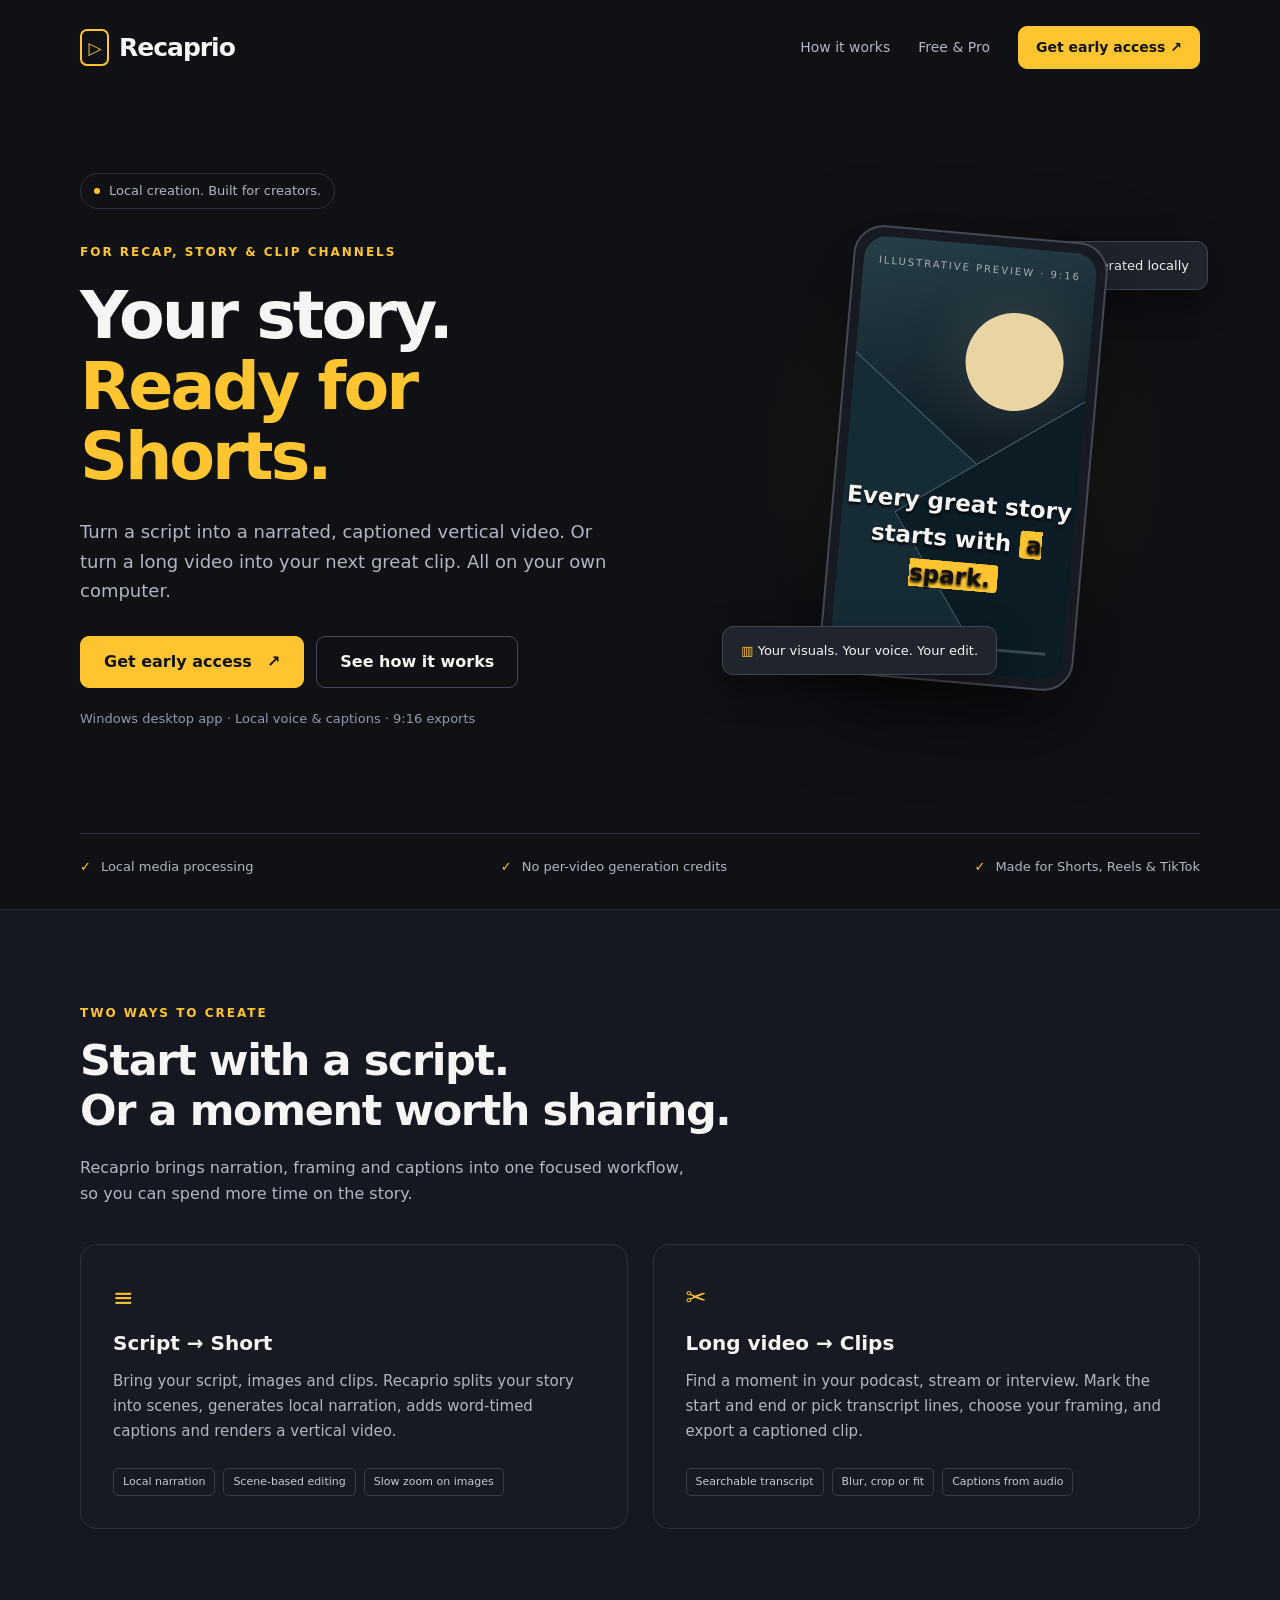
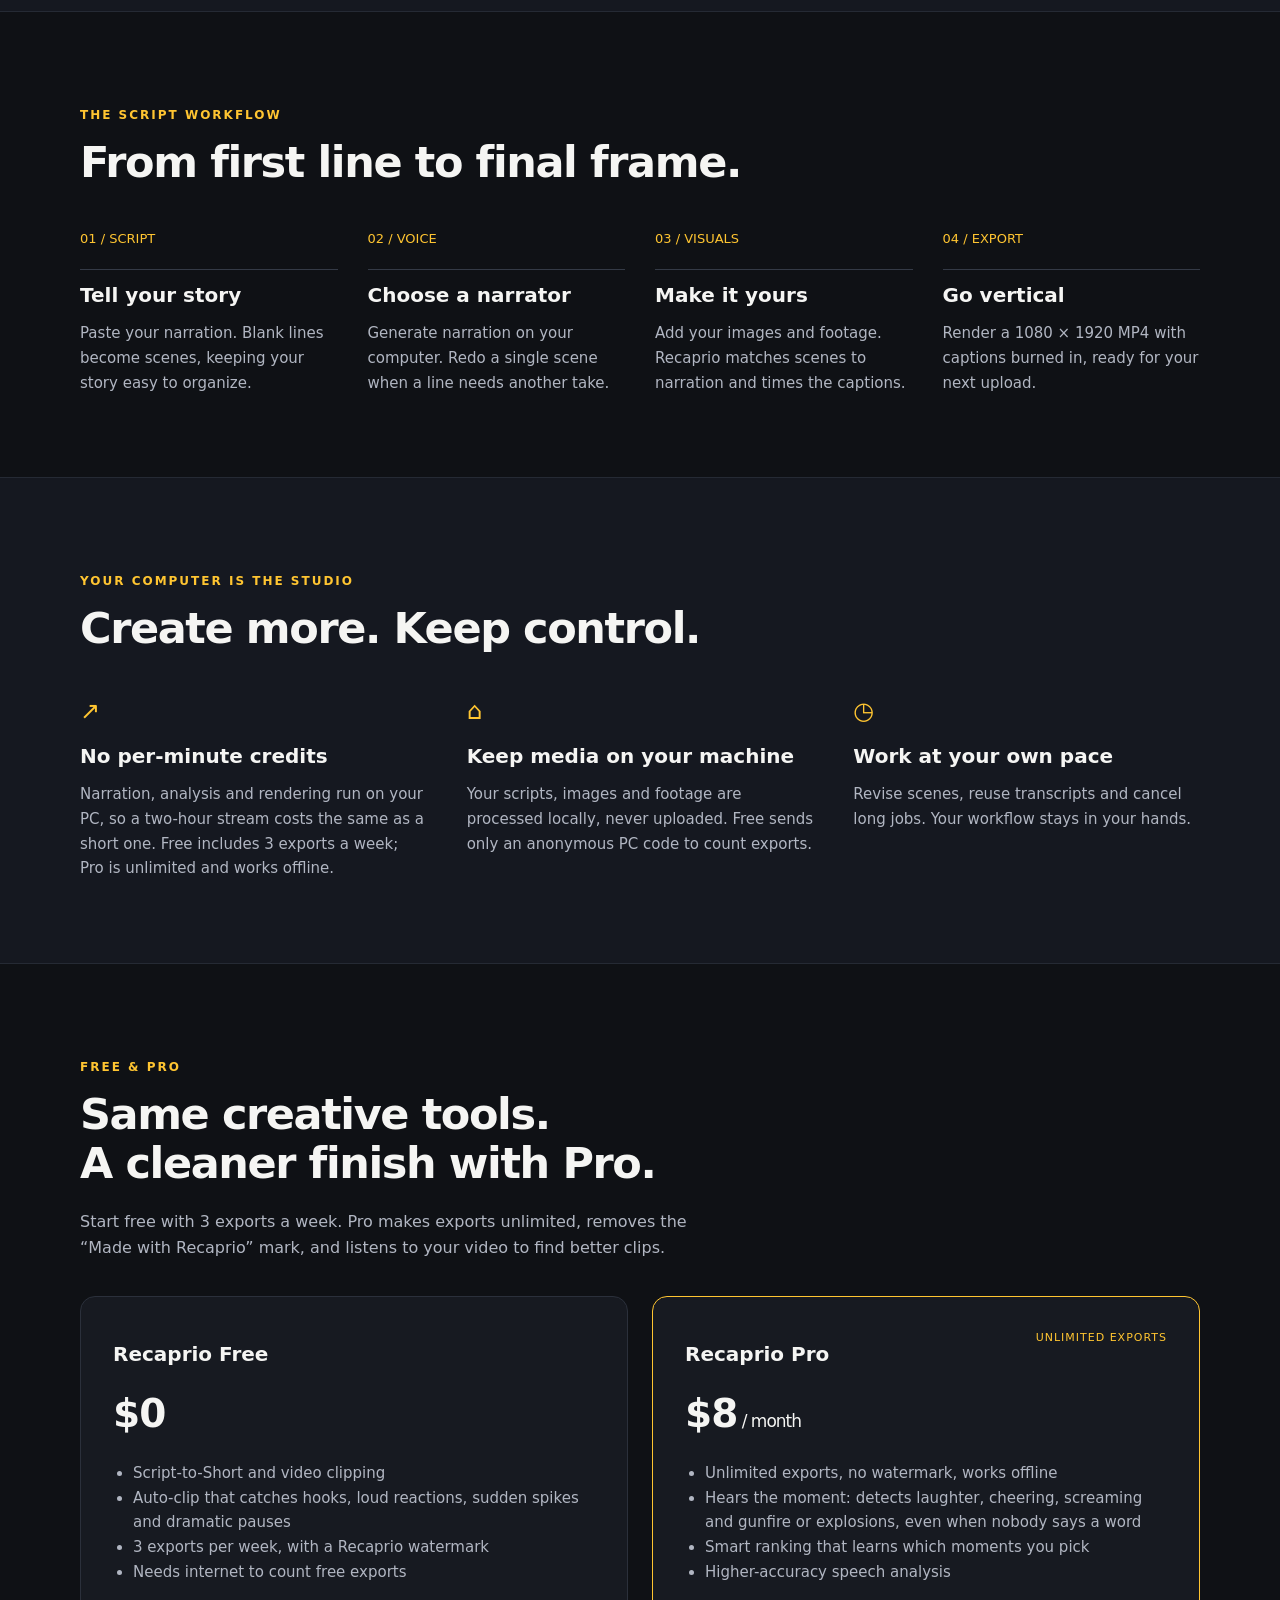
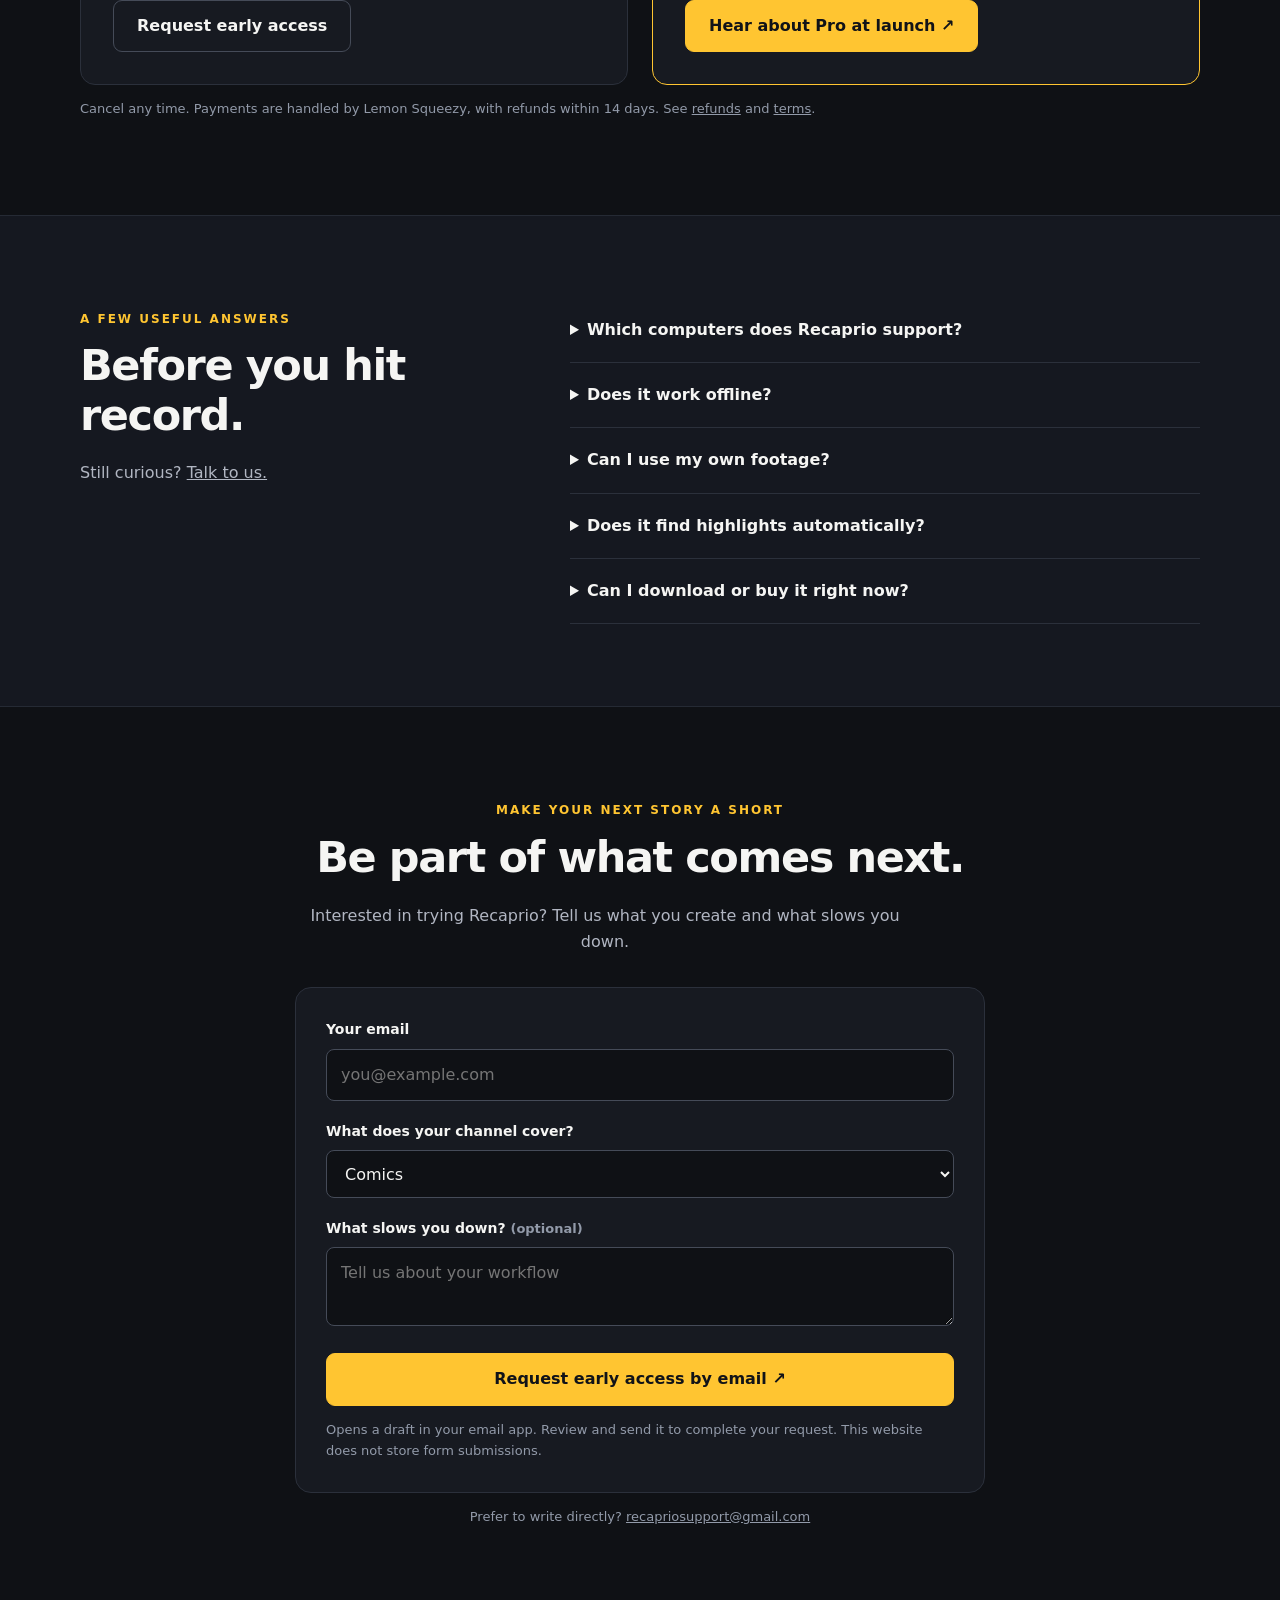
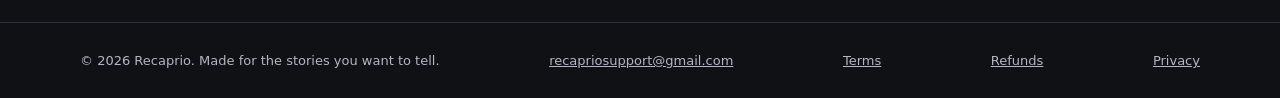
<file: index.html>
<!doctype html>
<html lang="en">
<head>
<meta charset="utf-8"><meta name="viewport" content="width=device-width,initial-scale=1">
<meta name="description" content="Turn scripts and long videos into narrated, captioned vertical Shorts with Recaprio. Local video creation for Windows creators.">
<meta name="theme-color" content="#0f1115"><title>Recaprio — Your story. Ready for Shorts.</title>
<style>
:root{color-scheme:dark;--bg:#0f1115;--panel:#171a21;--line:#2b303b;--text:#f5f5f3;--muted:#b1b6c2;--gold:#ffc531}*{box-sizing:border-box}html{scroll-behavior:smooth;scroll-padding-top:30px}body{margin:0;background:var(--bg);color:var(--text);font:16px/1.65 system-ui,-apple-system,BlinkMacSystemFont,"Segoe UI",sans-serif}a{color:inherit}button,input,select,textarea{font:inherit}a:focus-visible,button:focus-visible,input:focus-visible,select:focus-visible,textarea:focus-visible,summary:focus-visible{outline:3px solid var(--gold);outline-offset:5px}.wrap{width:min(1120px,calc(100% - 48px));margin:auto}header{display:flex;align-items:center;justify-content:space-between;padding:26px 0;gap:24px}.brand{font-size:25px;font-weight:800;letter-spacing:-1px;text-decoration:none;display:flex;align-items:center;gap:10px}.logo{display:inline-grid;place-items:center;width:29px;height:37px;border:2px solid var(--gold);border-radius:7px;color:var(--gold);font-size:17px}nav{display:flex;gap:28px;align-items:center}nav a{font-size:14px;text-decoration:none;color:var(--muted)}.btn{display:inline-flex;align-items:center;justify-content:center;gap:15px;min-height:50px;padding:12px 23px;background:var(--gold);color:#111318;border-radius:9px;font-weight:750;text-decoration:none;border:1px solid var(--gold);cursor:pointer}.btn:hover{background:#ffda77}.btn.secondary{background:transparent;border-color:#454b58;color:var(--text)}.btn.secondary:hover{background:#252a34}.small{min-height:43px;font-size:14px;padding:9px 17px}.hero{display:grid;grid-template-columns:1.2fr 1fr;align-items:center;gap:80px;padding:78px 0 90px}.eyebrow{color:var(--gold);font-size:12px;letter-spacing:2px;font-weight:750;text-transform:uppercase}.status{display:inline-flex;align-items:center;gap:9px;color:var(--muted);font-size:13px;border:1px solid var(--line);border-radius:25px;padding:6px 13px;margin-bottom:22px}.dot{width:6px;height:6px;background:var(--gold);border-radius:50%}h1{font-size:clamp(43px,5.2vw,68px);line-height:1.06;letter-spacing:-3px;margin:18px 0 25px;font-weight:800}h1 span{color:var(--gold)}.lead{font-size:18px;color:var(--muted);max-width:530px}.actions{display:flex;flex-wrap:wrap;gap:12px;margin:30px 0 20px}.note{font-size:13px;color:#929aa9}.stage{position:relative;min-height:510px;display:grid;place-items:center;background:radial-gradient(ellipse,#53431d55,transparent 65%)}.phone{width:255px;height:450px;border:2px solid #444852;border-radius:30px;background:#171a21;padding:9px;box-shadow:0 28px 80px #0008;transform:rotate(5deg)}.screen{height:100%;border-radius:22px;overflow:hidden;position:relative;background:linear-gradient(165deg,#273f48 0%,#101d27 47%,#342e23 100%)}.moon{position:absolute;width:98px;height:98px;border-radius:50%;background:#e9d5a3;right:25px;top:65px;box-shadow:0 0 65px #e9d5a326}.ridge{position:absolute;width:350px;height:250px;background:#162c35;transform:rotate(38deg);left:-150px;top:170px;border:1px solid #49606a}.ridge.back{left:80px;top:220px;background:#0b1c25;transform:rotate(55deg)}.demo-label{position:absolute;top:16px;left:15px;font-size:10px;letter-spacing:2px;color:#fff9}.captions{position:absolute;bottom:77px;width:100%;text-align:center;font-size:23px;font-weight:900;line-height:1.6;text-shadow:0 2px 3px #000}.captions mark{background:var(--gold);padding:1px 7px;border-radius:4px;color:#111}.progress{position:absolute;bottom:24px;left:18px;right:18px;height:3px;background:#fff3}.progress:before{content:"";display:block;width:64%;height:3px;background:var(--gold)}.float{position:absolute;background:#20242d;border:1px solid #414650;border-radius:11px;padding:13px 18px;box-shadow:0 12px 35px #0006;font-size:13px}.float.top{top:38px;right:-8px}.float.bottom{bottom:38px;left:-5px}.float b{color:var(--gold)}.proof{display:flex;justify-content:space-between;gap:20px;border-top:1px solid var(--line);padding:22px 0 32px;font-size:13px;color:var(--muted)}.proof span:before{content:"✓";color:var(--gold);margin-right:10px}.band{background:#151820;border-block:1px solid #252a34}section{padding:82px 0}h2{font-size:clamp(30px,3.5vw,43px);line-height:1.15;letter-spacing:-1.4px;margin:12px 0 20px}h3{font-size:20px;line-height:1.35;margin:12px 0}.intro{max-width:620px;color:var(--muted)}.modes{display:grid;grid-template-columns:1fr 1fr;gap:25px;margin-top:36px}.mode{border:1px solid var(--line);border-radius:16px;padding:32px;background:var(--panel)}.mode .icon{font-size:25px;color:var(--gold)}.mode p,.step p,.benefit p{color:var(--muted);margin:0;font-size:15px}.tags{display:flex;gap:8px;flex-wrap:wrap;margin-top:25px}.tags span{font-size:11px;color:#c4c9d3;border:1px solid #363c48;border-radius:5px;padding:4px 9px}.steps{display:grid;grid-template-columns:repeat(4,1fr);gap:30px;margin-top:40px}.number{color:var(--gold);font-size:13px;padding-bottom:20px;border-bottom:1px solid #343a46}.benefits{display:grid;grid-template-columns:repeat(3,1fr);gap:40px;margin-top:38px}.benefit .icon{color:var(--gold);font-size:24px}.pricing{display:grid;grid-template-columns:1fr 1fr;gap:24px;margin-top:34px}.price{padding:32px;border:1px solid var(--line);border-radius:15px;background:var(--panel)}.price.pro{border-color:var(--gold)}.price .amount{font-size:39px;font-weight:800;letter-spacing:-1px;margin:14px 0}.price ul{padding-left:20px;color:var(--muted);font-size:15px;min-height:102px}.price .badge{float:right;color:var(--gold);font-size:11px;text-transform:uppercase;letter-spacing:1px}.faq{display:grid;grid-template-columns:0.8fr 1.2fr;gap:70px}details{border-bottom:1px solid var(--line);padding:19px 0}summary{cursor:pointer;font-weight:650}details p{color:var(--muted);font-size:15px}.signup{max-width:690px;margin:auto;text-align:center}.form{padding:30px;border:1px solid var(--line);background:var(--panel);border-radius:16px;text-align:left;margin-top:32px}.field{margin-bottom:19px}label{display:block;font-size:14px;font-weight:600;margin-bottom:7px}input,select,textarea{width:100%;padding:12px 14px;border-radius:8px;border:1px solid #454b58;background:var(--bg);color:var(--text);min-height:48px}textarea{resize:vertical}.form .btn{width:100%}.form .note{margin-bottom:0}footer{border-top:1px solid var(--line);padding:27px 0}footer .wrap{display:flex;justify-content:space-between;gap:20px;flex-wrap:wrap;font-size:13px;color:var(--muted)}.skip{position:absolute;left:12px;top:-90px}.skip:focus{top:12px;background:var(--gold);color:#111;padding:10px;z-index:10}
@media(max-width:850px){.hero{gap:20px;grid-template-columns:1fr 0.8fr}h1{letter-spacing:-2px}.float{font-size:11px;padding:10px}.float.top{right:-5px}.steps{grid-template-columns:repeat(2,1fr)}.faq{gap:30px}.stage{min-height:490px}}
@media(max-width:640px){.wrap{width:calc(100% - 36px)}nav>a:not(.btn){display:none}.brand{font-size:22px}header{gap:10px}header .btn{padding:9px 12px;font-size:12px}.hero{grid-template-columns:1fr;padding:45px 0 30px;gap:20px}.stage{min-height:490px;max-width:370px;width:100%;margin:auto}h1{font-size:49px}.proof{flex-wrap:wrap;gap:12px}.modes,.pricing,.benefits,.faq{grid-template-columns:1fr}.steps{gap:25px}section{padding:60px 0}.mode,.price,.form{padding:24px}.benefits{gap:26px}.price ul{min-height:0}.faq{gap:14px}.float.top{right:0}.float.bottom{left:0}}@media(prefers-reduced-motion:reduce){html{scroll-behavior:auto}}
</style>
</head>
<body>
<a class="skip" href="#main">Skip to content</a>
<header class="wrap"><a class="brand" href="./" aria-label="Recaprio home"><span class="logo" aria-hidden="true">▷</span>Recaprio</a><nav aria-label="Main navigation"><a href="#how">How it works</a><a href="#plans">Free &amp; Pro</a><a class="btn small" href="#early-access">Get early access ↗</a></nav></header>
<main id="main">
<div class="wrap hero"><div><div class="status"><span class="dot"></span> Local creation. Built for creators.</div><p class="eyebrow">For recap, story &amp; clip channels</p><h1>Your story.<br><span>Ready for Shorts.</span></h1><p class="lead">Turn a script into a narrated, captioned vertical video. Or turn a long video into your next great clip. All on your own computer.</p><div class="actions"><a class="btn" href="#early-access">Get early access <span aria-hidden="true">↗</span></a><a class="btn secondary" href="#how">See how it works</a></div><p class="note">Windows desktop app · Local voice &amp; captions · 9:16 exports</p></div><div class="stage" role="img" aria-label="Illustrative vertical video with moonlit mountains and word-highlighted captions, not an actual exported demo"><div class="float top"><b>✓</b> Narration generated locally</div><div class="phone"><div class="screen"><div class="demo-label">ILLUSTRATIVE PREVIEW · 9:16</div><div class="moon"></div><div class="ridge"></div><div class="ridge back"></div><div class="captions">Every great story<br>starts with <mark>a spark.</mark></div><div class="progress"></div></div></div><div class="float bottom"><b>▥</b> Your visuals. Your voice. Your edit.</div></div></div>
<div class="wrap proof"><span>Local media processing</span><span>No per-video generation credits</span><span>Made for Shorts, Reels &amp; TikTok</span></div>
<section class="band"><div class="wrap"><p class="eyebrow">Two ways to create</p><h2>Start with a script.<br>Or a moment worth sharing.</h2><p class="intro">Recaprio brings narration, framing and captions into one focused workflow, so you can spend more time on the story.</p><div class="modes"><article class="mode"><div class="icon" aria-hidden="true">≡</div><h3>Script → Short</h3><p>Bring your script, images and clips. Recaprio splits your story into scenes, generates local narration, adds word-timed captions and renders a vertical video.</p><div class="tags"><span>Local narration</span><span>Scene-based editing</span><span>Slow zoom on images</span></div></article><article class="mode"><div class="icon" aria-hidden="true">✂</div><h3>Long video → Clips</h3><p>Find a moment in your podcast, stream or interview. Mark the start and end or pick transcript lines, choose your framing, and export a captioned clip.</p><div class="tags"><span>Searchable transcript</span><span>Blur, crop or fit</span><span>Captions from audio</span></div></article></div></div></section>
<section id="how"><div class="wrap"><p class="eyebrow">The script workflow</p><h2>From first line to final frame.</h2><div class="steps"><article class="step"><div class="number">01 / SCRIPT</div><h3>Tell your story</h3><p>Paste your narration. Blank lines become scenes, keeping your story easy to organize.</p></article><article class="step"><div class="number">02 / VOICE</div><h3>Choose a narrator</h3><p>Generate narration on your computer. Redo a single scene when a line needs another take.</p></article><article class="step"><div class="number">03 / VISUALS</div><h3>Make it yours</h3><p>Add your images and footage. Recaprio matches scenes to narration and times the captions.</p></article><article class="step"><div class="number">04 / EXPORT</div><h3>Go vertical</h3><p>Render a 1080 × 1920 MP4 with captions burned in, ready for your next upload.</p></article></div></div></section>
<section class="band"><div class="wrap"><p class="eyebrow">Your computer is the studio</p><h2>Create more. Keep control.</h2><div class="benefits"><article class="benefit"><div class="icon" aria-hidden="true">↗</div><h3>No per-minute credits</h3><p>Narration, analysis and rendering run on your PC, so a two-hour stream costs the same as a short one. Free includes 3 exports a week; Pro is unlimited and works offline.</p></article><article class="benefit"><div class="icon" aria-hidden="true">⌂</div><h3>Keep media on your machine</h3><p>Your scripts, images and footage are processed locally, never uploaded. Free sends only an anonymous PC code to count exports.</p></article><article class="benefit"><div class="icon" aria-hidden="true">◷</div><h3>Work at your own pace</h3><p>Revise scenes, reuse transcripts and cancel long jobs. Your workflow stays in your hands.</p></article></div></div></section>
<section id="plans"><div class="wrap"><p class="eyebrow">Free &amp; Pro</p><h2>Same creative tools.<br>A cleaner finish with Pro.</h2><p class="intro">Start free with 3 exports a week. Pro makes exports unlimited, removes the “Made with Recaprio” mark, and listens to your video to find better clips.</p><div class="pricing"><article class="price"><h3>Recaprio Free</h3><p class="amount">$0</p><ul><li>Script-to-Short and video clipping</li><li>Auto-clip that catches hooks, loud reactions, sudden spikes and dramatic pauses</li><li>3 exports per week, with a Recaprio watermark</li><li>Needs internet to count free exports</li></ul><a class="btn secondary" href="#early-access">Request early access</a></article><article class="price pro"><span class="badge">Unlimited exports</span><h3>Recaprio Pro</h3><p class="amount">$8<span style="font-size:17px;font-weight:500"> / month</span></p><ul><li>Unlimited exports, no watermark, works offline</li><li>Hears the moment: detects laughter, cheering, screaming and gunfire or explosions, even when nobody says a word</li><li>Smart ranking that learns which moments you pick</li><li>Higher-accuracy speech analysis</li></ul><a class="btn" href="#early-access">Hear about Pro at launch ↗</a></article></div><p class="note">Cancel any time. Payments are handled by Lemon Squeezy, with refunds within 14 days. See <a href="refunds.html">refunds</a> and <a href="terms.html">terms</a>.</p></div></section>
<section class="band"><div class="wrap faq"><div><p class="eyebrow">A few useful answers</p><h2>Before you hit record.</h2><p class="intro">Still curious? <a href="mailto:recapriosupport@gmail.com">Talk to us.</a></p></div><div><details><summary>Which computers does Recaprio support?</summary><p>The desktop installer targets Windows. The project also supports a manual macOS setup; a consumer Mac installer is not currently advertised.</p></details><details><summary>Does it work offline?</summary><p>Narration, transcription, analysis and rendering all run on your PC. Pro works offline, with a 14-day grace period after each license check. Free needs a connection when you export, to count your 3 weekly exports. Some models download once on first use.</p></details><details><summary>Can I use my own footage?</summary><p>Yes. Add images and clips in script mode, or open a longer video in clip mode. Use content you own or have permission to use.</p></details><details><summary>Does it find highlights automatically?</summary><p>Yes. Recaprio scores every moment on what's said (hooks, questions, strong words, numbers) and how it sounds: loud reactions, sudden spikes, a dramatic pause before a burst, and sustained hype. Pro also listens for laughter, cheering, screaming and gunfire with a sound-recognition model, and learns which kinds of moments you keep. Each suggestion says why it was picked, and Auto-clip renders the best ones in one click. You can always review and adjust before exporting. Automatic face tracking is planned.</p></details><details><summary>Can I download or buy it right now?</summary><p>This is an early-access landing page. Contact us below for availability; there is no public installer or checkout linked yet.</p></details></div></div></section>
<section id="early-access"><div class="wrap signup"><p class="eyebrow">Make your next story a Short</p><h2>Be part of what comes next.</h2><p class="intro">Interested in trying Recaprio? Tell us what you create and what slows you down.</p><form class="form" id="access-form"><div class="field"><label for="email">Your email</label><input id="email" name="email" type="email" autocomplete="email" placeholder="you@example.com" required maxlength="254"></div><div class="field"><label for="niche">What does your channel cover?</label><select id="niche" name="niche"><option>Comics</option><option>Movies and TV</option><option>Anime</option><option>Podcasts and interviews</option><option>Gaming and streams</option><option>Stories and narration</option><option>Something else</option></select></div><div class="field"><label for="pain">What slows you down? <span class="note">(optional)</span></label><textarea id="pain" name="pain" rows="2" maxlength="1200" placeholder="Tell us about your workflow"></textarea></div><button class="btn" type="submit">Request early access by email ↗</button><p class="note" id="form-status" role="status">Opens a draft in your email app. Review and send it to complete your request. This website does not store form submissions.</p></form><p class="note">Prefer to write directly? <a href="mailto:recapriosupport@gmail.com">recapriosupport@gmail.com</a></p></div></section>
</main><footer><div class="wrap"><span>© 2026 Recaprio. Made for the stories you want to tell.</span><a href="mailto:recapriosupport@gmail.com">recapriosupport@gmail.com</a><a href="terms.html">Terms</a><a href="refunds.html">Refunds</a><a href="privacy.html">Privacy</a></div></footer>
<script>
document.getElementById('access-form').addEventListener('submit',function(event){event.preventDefault();if(!this.reportValidity())return;const data=new FormData(this);const body='Hi Recaprio,\n\nI would like early access.\n\nEmail: '+data.get('email')+'\nChannel: '+data.get('niche')+'\nMy workflow: '+(data.get('pain')||'Not specified')+'\n\nPlease let me know when Recaprio is available.';window.location.href='mailto:recapriosupport@gmail.com?subject='+encodeURIComponent('Recaprio early access request')+'&body='+encodeURIComponent(body);document.getElementById('form-status').textContent='Your email app should open with a draft. Send it to complete your request. If it does not open, email recapriosupport@gmail.com directly.';});
</script>
</body></html>
</file>
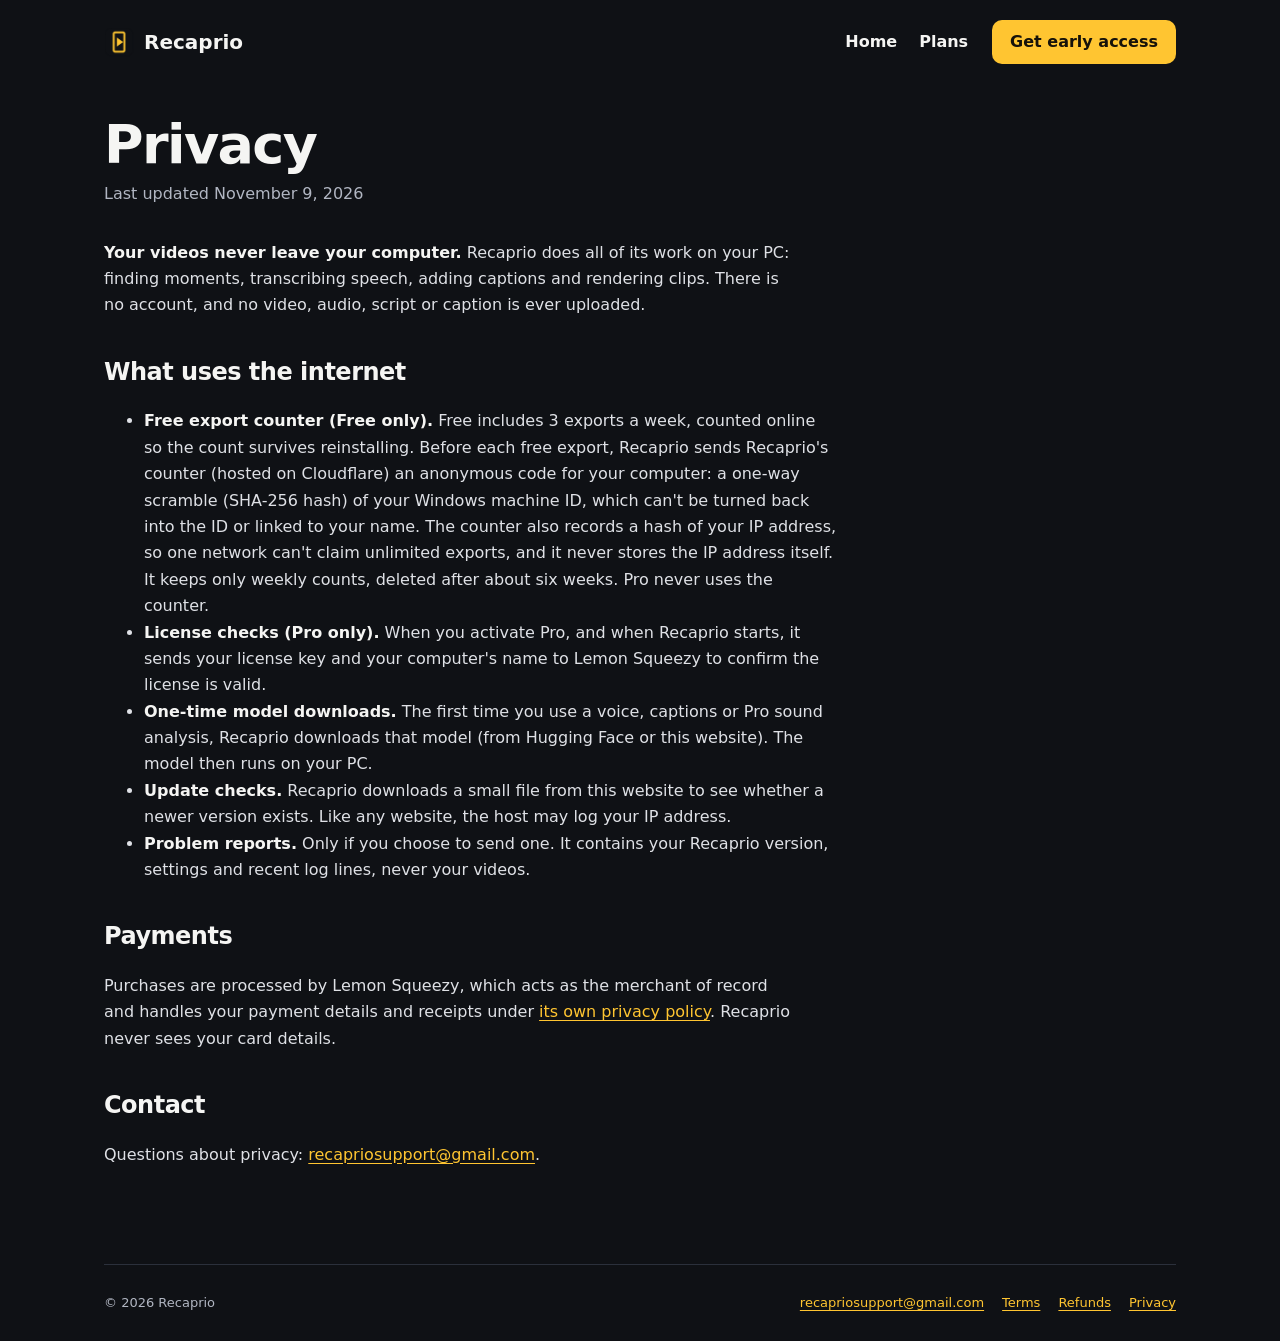
<file: privacy.html>
<!doctype html>
<html lang="en">
<head>
<meta charset="utf-8">
<meta name="viewport" content="width=device-width, initial-scale=1">
<title>Privacy | Recaprio</title>
<meta name="description" content="What Recaprio does and doesn't do with your data.">
<meta property="og:title" content="Privacy | Recaprio">
<meta property="og:description" content="What Recaprio does and doesn't do with your data.">
<link rel="icon" href="icon.png">
<link rel="stylesheet" href="style.css">
</head>
<body>
<div class="wrap">
<header class="site-head">
  <a class="brand" href="./"><img src="icon.png" alt="">Recaprio</a>
  <nav class="site-nav" aria-label="Main">
    <a href="./">Home</a>
    <a href="./#plans">Plans</a>
  </nav>
  <a class="btn btn-main btn-small" href="./#early-access">Get early access</a>
</header>
</div>
<main class="wrap legal"><h1>Privacy</h1><p class="updated">Last updated November 9, 2026</p>
<p><strong>Your videos never leave your computer.</strong> Recaprio does all of its work on your PC: finding moments, transcribing speech, adding captions and rendering clips. There is no account, and no video, audio, script or caption is ever uploaded.</p>
<h2>What uses the internet</h2>
<ul>
<li><strong>Free export counter (Free only).</strong> Free includes 3 exports a week, counted online so the count survives reinstalling. Before each free export, Recaprio sends Recaprio's counter (hosted on Cloudflare) an anonymous code for your computer: a one-way scramble (SHA-256 hash) of your Windows machine ID, which can't be turned back into the ID or linked to your name. The counter also records a hash of your IP address, so one network can't claim unlimited exports, and it never stores the IP address itself. It keeps only weekly counts, deleted after about six weeks. Pro never uses the counter.</li>
<li><strong>License checks (Pro only).</strong> When you activate Pro, and when Recaprio starts, it sends your license key and your computer's name to Lemon Squeezy to confirm the license is valid.</li>
<li><strong>One-time model downloads.</strong> The first time you use a voice, captions or Pro sound analysis, Recaprio downloads that model (from Hugging Face or this website). The model then runs on your PC.</li>
<li><strong>Update checks.</strong> Recaprio downloads a small file from this website to see whether a newer version exists. Like any website, the host may log your IP address.</li>
<li><strong>Problem reports.</strong> Only if you choose to send one. It contains your Recaprio version, settings and recent log lines, never your videos.</li>
</ul>
<h2>Payments</h2>
<p>Purchases are processed by Lemon Squeezy, which acts as the merchant of record and handles your payment details and receipts under <a href="https://www.lemonsqueezy.com/privacy">its own privacy policy</a>. Recaprio never sees your card details.</p>
<h2>Contact</h2>
<p>Questions about privacy: <a href="mailto:recapriosupport@gmail.com">recapriosupport@gmail.com</a>.</p></main>
<div class="wrap">
<footer class="site-foot">
  <div class="foot-row">
    <span>© 2026 Recaprio</span>
    <nav aria-label="Legal">
      <a href="mailto:recapriosupport@gmail.com">recapriosupport@gmail.com</a>
      <a href="terms.html">Terms</a>
      <a href="refunds.html">Refunds</a>
      <a href="privacy.html">Privacy</a>
    </nav>
  </div>
</footer>
</div>
</body>
</html>
</file>
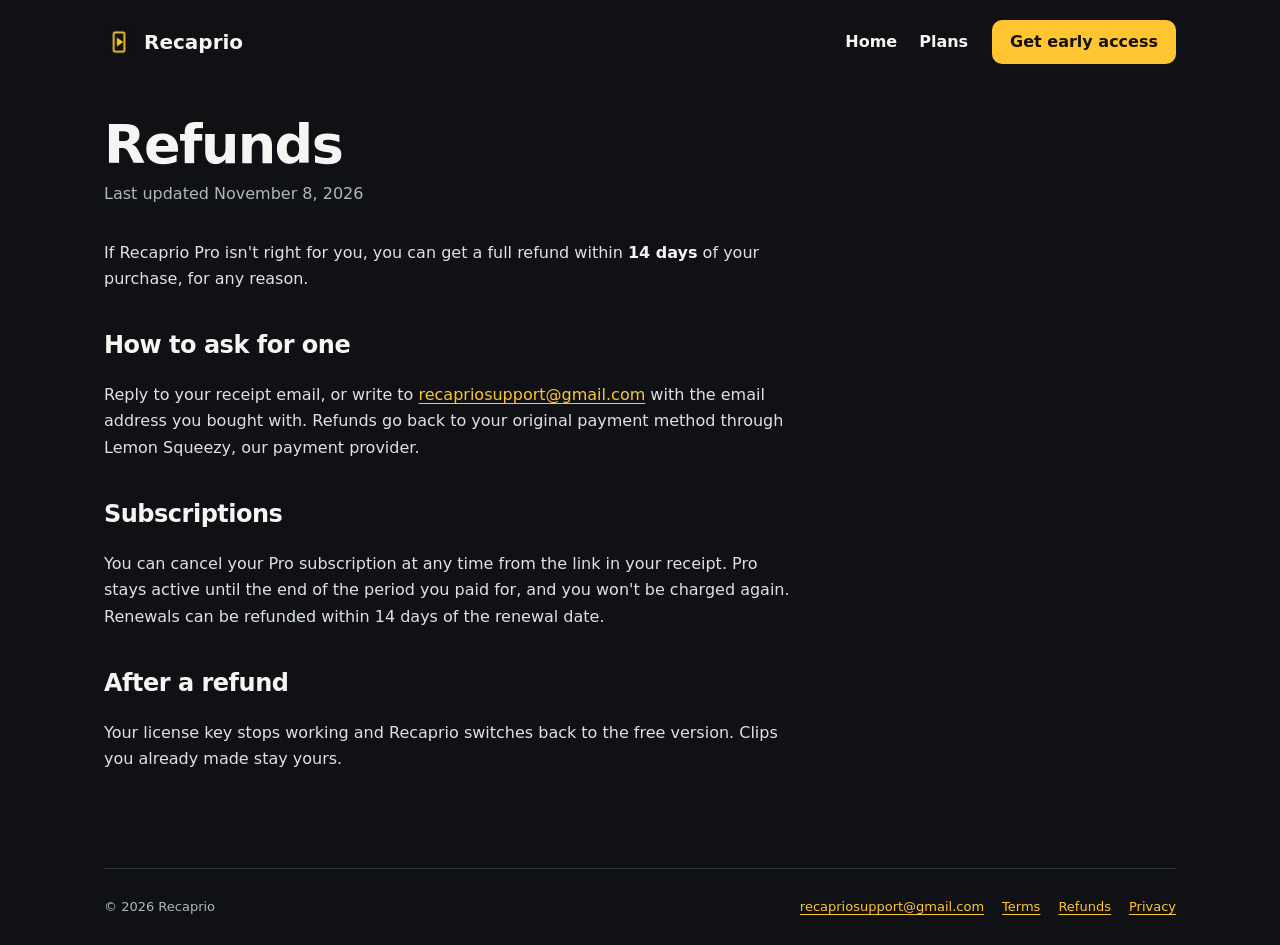
<file: refunds.html>
<!doctype html>
<html lang="en">
<head>
<meta charset="utf-8">
<meta name="viewport" content="width=device-width, initial-scale=1">
<title>Refunds | Recaprio</title>
<meta name="description" content="Recaprio's refund policy.">
<meta property="og:title" content="Refunds | Recaprio">
<meta property="og:description" content="Recaprio's refund policy.">
<link rel="icon" href="icon.png">
<link rel="stylesheet" href="style.css">
</head>
<body>
<div class="wrap">
<header class="site-head">
  <a class="brand" href="./"><img src="icon.png" alt="">Recaprio</a>
  <nav class="site-nav" aria-label="Main">
    <a href="./">Home</a>
    <a href="./#plans">Plans</a>
  </nav>
  <a class="btn btn-main btn-small" href="./#early-access">Get early access</a>
</header>
</div>
<main class="wrap legal"><h1>Refunds</h1><p class="updated">Last updated November 8, 2026</p>
<p>If Recaprio Pro isn't right for you, you can get a full refund within <strong>14 days</strong> of your purchase, for any reason.</p>
<h2>How to ask for one</h2>
<p>Reply to your receipt email, or write to <a href="mailto:recapriosupport@gmail.com">recapriosupport@gmail.com</a> with the email address you bought with. Refunds go back to your original payment method through Lemon Squeezy, our payment provider.</p>
<h2>Subscriptions</h2>
<p>You can cancel your Pro subscription at any time from the link in your receipt. Pro stays active until the end of the period you paid for, and you won't be charged again. Renewals can be refunded within 14 days of the renewal date.</p>
<h2>After a refund</h2>
<p>Your license key stops working and Recaprio switches back to the free version. Clips you already made stay yours.</p></main>
<div class="wrap">
<footer class="site-foot">
  <div class="foot-row">
    <span>© 2026 Recaprio</span>
    <nav aria-label="Legal">
      <a href="mailto:recapriosupport@gmail.com">recapriosupport@gmail.com</a>
      <a href="terms.html">Terms</a>
      <a href="refunds.html">Refunds</a>
      <a href="privacy.html">Privacy</a>
    </nav>
  </div>
</footer>
</div>
</body>
</html>
</file>
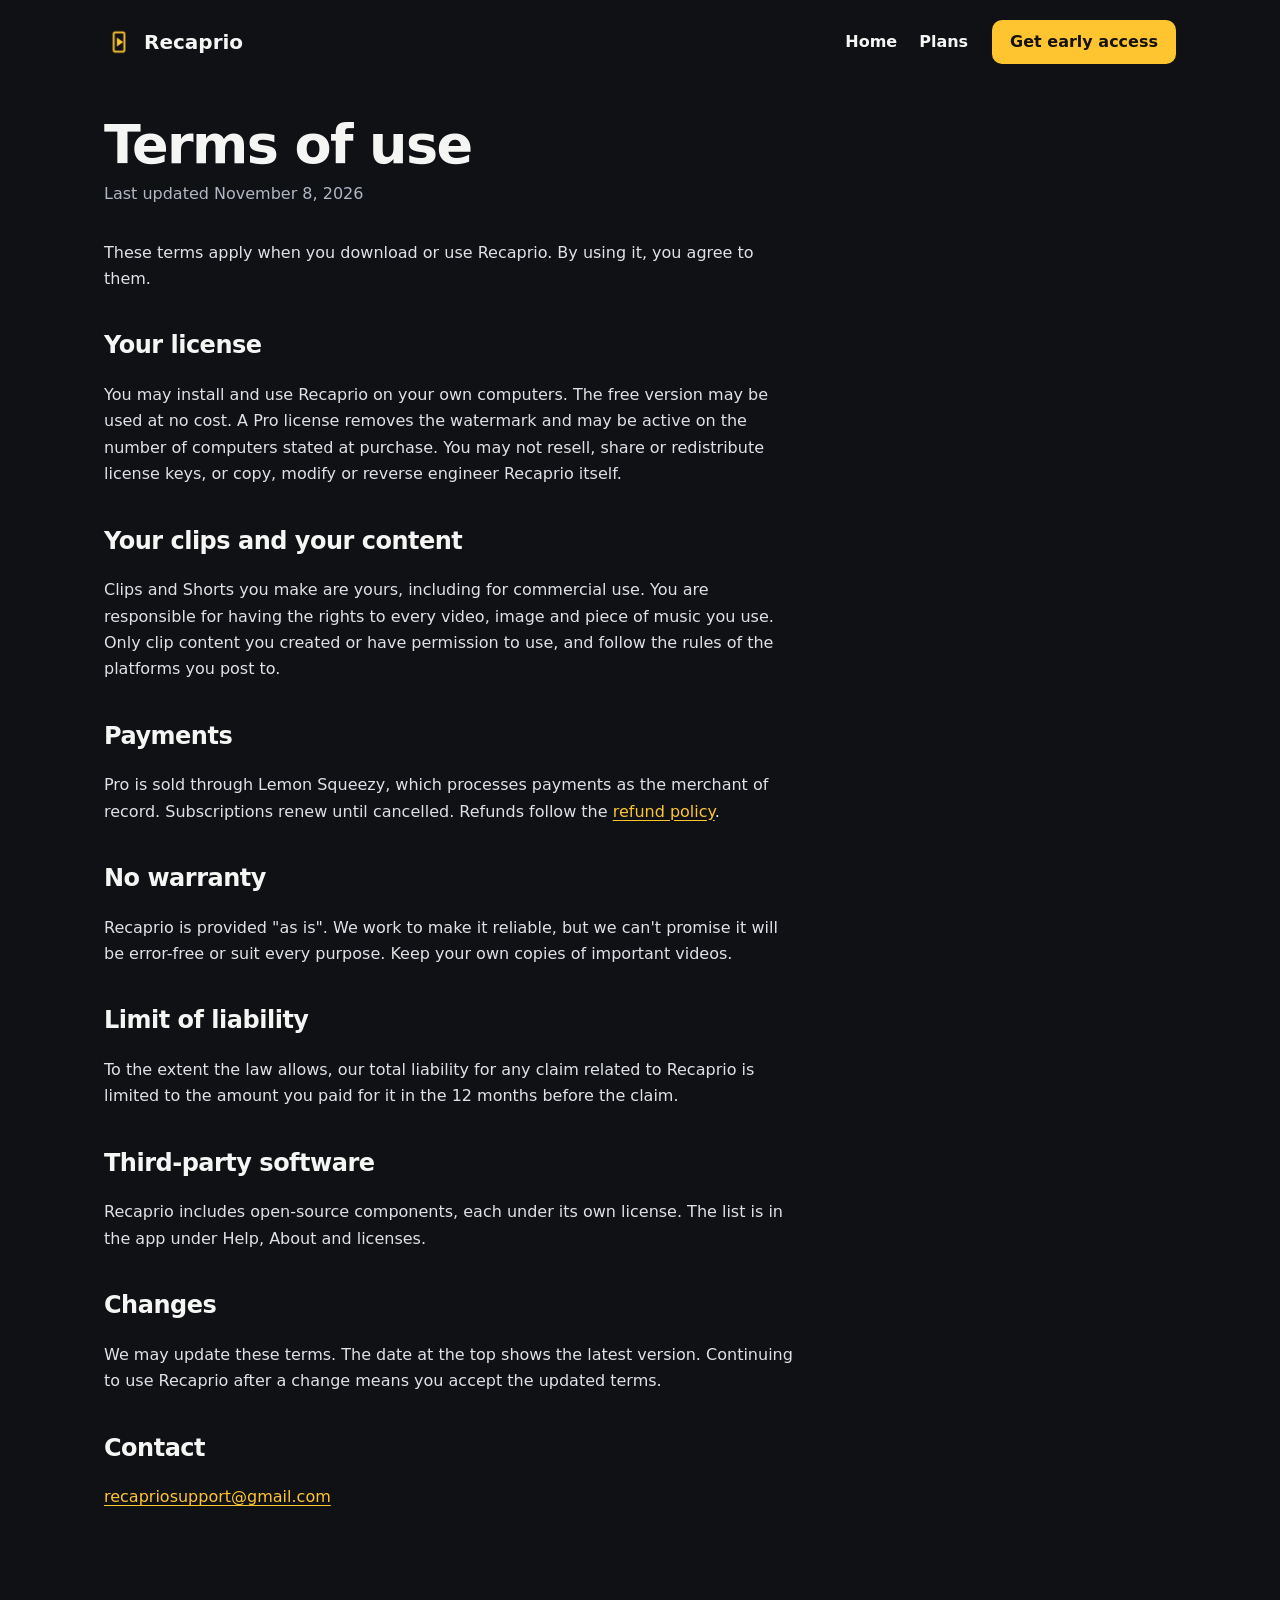
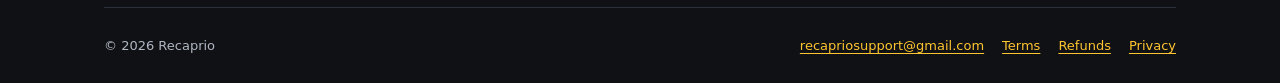
<file: terms.html>
<!doctype html>
<html lang="en">
<head>
<meta charset="utf-8">
<meta name="viewport" content="width=device-width, initial-scale=1">
<title>Terms of use | Recaprio</title>
<meta name="description" content="The terms for using Recaprio.">
<meta property="og:title" content="Terms of use | Recaprio">
<meta property="og:description" content="The terms for using Recaprio.">
<link rel="icon" href="icon.png">
<link rel="stylesheet" href="style.css">
</head>
<body>
<div class="wrap">
<header class="site-head">
  <a class="brand" href="./"><img src="icon.png" alt="">Recaprio</a>
  <nav class="site-nav" aria-label="Main">
    <a href="./">Home</a>
    <a href="./#plans">Plans</a>
  </nav>
  <a class="btn btn-main btn-small" href="./#early-access">Get early access</a>
</header>
</div>
<main class="wrap legal"><h1>Terms of use</h1><p class="updated">Last updated November 8, 2026</p>
<p>These terms apply when you download or use Recaprio. By using it, you agree to them.</p>
<h2>Your license</h2>
<p>You may install and use Recaprio on your own computers. The free version may be used at no cost. A Pro license removes the watermark and may be active on the number of computers stated at purchase. You may not resell, share or redistribute license keys, or copy, modify or reverse engineer Recaprio itself.</p>
<h2>Your clips and your content</h2>
<p>Clips and Shorts you make are yours, including for commercial use. You are responsible for having the rights to every video, image and piece of music you use. Only clip content you created or have permission to use, and follow the rules of the platforms you post to.</p>
<h2>Payments</h2>
<p>Pro is sold through Lemon Squeezy, which processes payments as the merchant of record. Subscriptions renew until cancelled. Refunds follow the <a href="refunds.html">refund policy</a>.</p>
<h2>No warranty</h2>
<p>Recaprio is provided "as is". We work to make it reliable, but we can't promise it will be error-free or suit every purpose. Keep your own copies of important videos.</p>
<h2>Limit of liability</h2>
<p>To the extent the law allows, our total liability for any claim related to Recaprio is limited to the amount you paid for it in the 12 months before the claim.</p>
<h2>Third-party software</h2>
<p>Recaprio includes open-source components, each under its own license. The list is in the app under Help, About and licenses.</p>
<h2>Changes</h2>
<p>We may update these terms. The date at the top shows the latest version. Continuing to use Recaprio after a change means you accept the updated terms.</p>
<h2>Contact</h2>
<p><a href="mailto:recapriosupport@gmail.com">recapriosupport@gmail.com</a></p></main>
<div class="wrap">
<footer class="site-foot">
  <div class="foot-row">
    <span>© 2026 Recaprio</span>
    <nav aria-label="Legal">
      <a href="mailto:recapriosupport@gmail.com">recapriosupport@gmail.com</a>
      <a href="terms.html">Terms</a>
      <a href="refunds.html">Refunds</a>
      <a href="privacy.html">Privacy</a>
    </nav>
  </div>
</footer>
</div>
</body>
</html>
</file>
<file: style.css>
/* Shared by the terms, refunds and privacy pages. Matches the homepage's palette and type. */
:root{color-scheme:dark;--bg:#0f1115;--panel:#171a21;--line:#2b303b;--text:#f5f5f3;--muted:#b1b6c2;--gold:#ffc531}
*{box-sizing:border-box}
body{margin:0;background:var(--bg);color:var(--text);font:16px/1.65 system-ui,-apple-system,BlinkMacSystemFont,"Segoe UI",sans-serif}
a{color:var(--gold);text-underline-offset:3px}
a:hover{color:var(--text)}
:focus-visible{outline:3px solid var(--gold);outline-offset:3px;border-radius:4px}
.wrap{max-width:1120px;margin:0 auto;padding:0 24px}
.site-head{display:flex;align-items:center;gap:24px;padding:20px 0;flex-wrap:wrap}
.brand{display:flex;align-items:center;gap:10px;font-weight:800;font-size:20px;color:var(--text);text-decoration:none}
.brand img{width:30px;height:30px}
.site-nav{display:flex;gap:22px;margin-left:auto}
.site-nav a{color:var(--text);text-decoration:none;font-weight:600}
.site-nav a:hover{text-decoration:underline}
.btn{display:inline-flex;align-items:center;justify-content:center;min-height:44px;padding:0 18px;border-radius:10px;font-weight:700;text-decoration:none}
.btn-main{background:var(--gold);color:#16120a}
.btn-main:hover{color:#16120a;filter:brightness(1.06)}
.legal{padding:32px 24px 80px}
.legal h1{font-size:clamp(36px,5vw,54px);line-height:1.06;letter-spacing:-1.6px;margin:0 0 8px;font-weight:800}
.legal .updated{color:var(--muted);margin:0 0 32px}
.legal h2{font-size:24px;letter-spacing:-.5px;margin:34px 0 8px}
.legal p,.legal li{max-width:68ch;color:#dfe1e6}
.legal strong{color:var(--text)}
.site-foot{border-top:1px solid var(--line);padding:27px 0;font-size:13px;color:var(--muted)}
.foot-row{display:flex;gap:20px;flex-wrap:wrap;align-items:center}
.foot-row nav{display:flex;gap:18px;flex-wrap:wrap;margin-left:auto}
@media (max-width:640px){.site-nav{display:none}.site-head .btn{margin-left:auto}}
</file>
